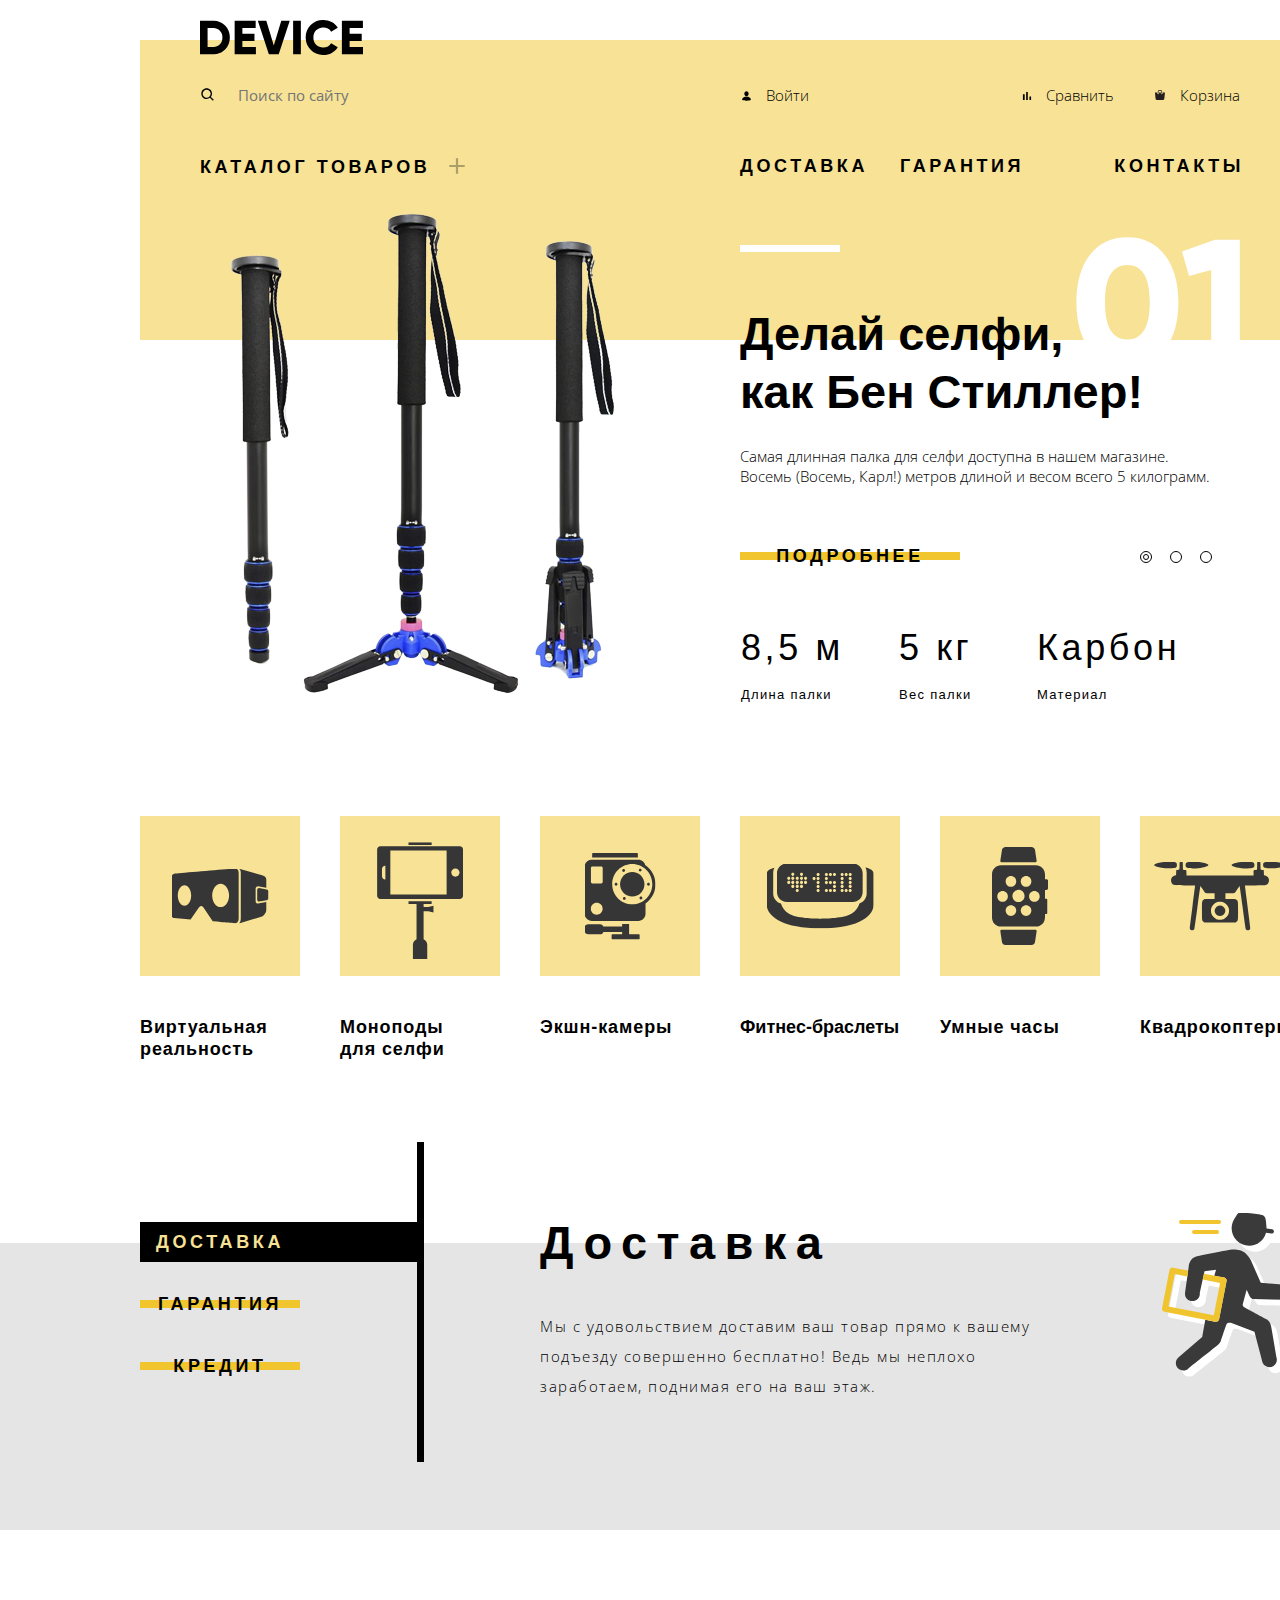
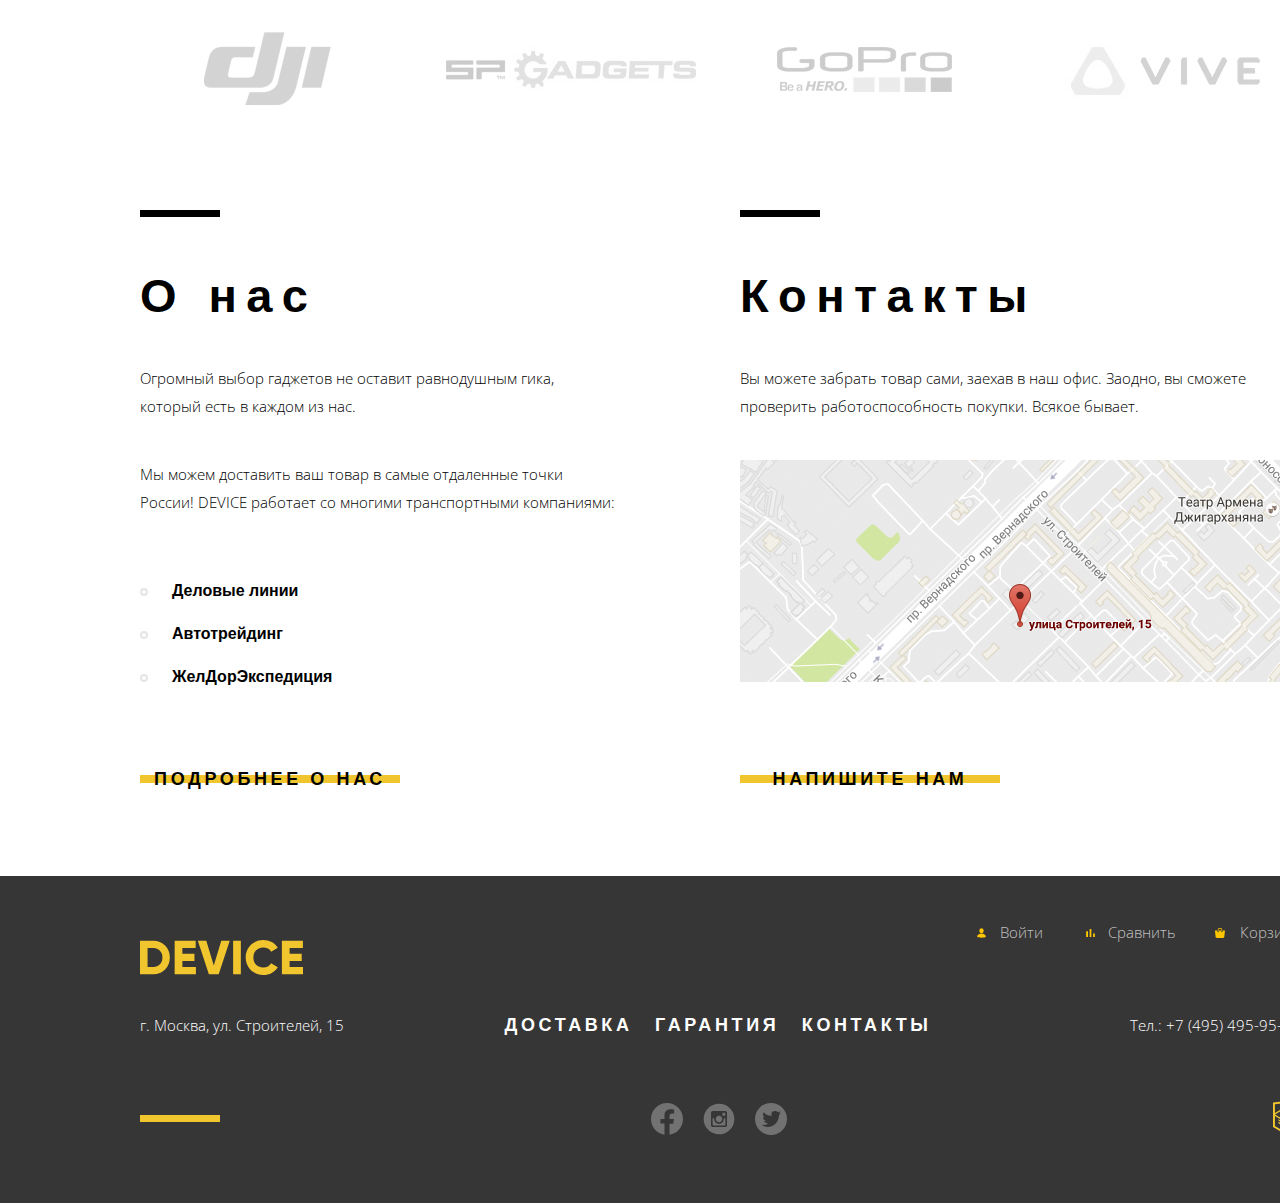
<file: index.html>
<!DOCTYPE html>
<html lang="ru">
  <head>
    <meta charset="utf-8">
    <title>HTML Academy: Девайс</title>
    <link href="css/normalize-min.css" rel="stylesheet">
    <link href="css/style-min.css" rel="stylesheet">
  </head>
  <body class="basic">
    <header class="header index-header container-mid">
      <a class="logo">
        <img src="img/logo.svg" width="163" height="35" alt="Логотип интернет-магазина Девайс">
      </a>
      <div class="top-links">
        <form class="search-form">
          <label for="search-input" class="visually-hidden">Поиск по сайту</label>
          <input type="text" name="site-search" class="search-input" id="search-input" placeholder="Поиск по сайту">
          <button type="submit" class="search-button">Найти</button>
        </form>
        <a href="#" class="login">Войти</a>
        <a href="#" class="compare">Сравнить</a>
        <a href="#" class="cart">Корзина</a>
      </div>
      <nav class="main-navigation">
        <ul class="nav-list">
          <li class="nav-item subcatalog-container"><a href="catalog.html" class="nav-catalog">Каталог товаров</a>
            <ul class="catalog-menu">
              <li class="cat-menu-item"><a href="catalog.html">Виртуальная реальность</a></li>
              <li class="cat-menu-item"><a href="catalog.html">Моноподы для селфи</a></li>
              <li class="cat-menu-item"><a href="catalog.html">Экшн-камеры</a></li>
              <li class="cat-menu-item"><a href="catalog.html">Фитнес-браслеты</a></li>
              <li class="cat-menu-item"><a href="catalog.html">Умные часы</a></li>
              <li class="cat-menu-item"><a href="catalog.html">Квадрокоптеры</a></li>
            </ul>
          </li>
          <li class="nav-item"><a href="#">Доставка</a></li>
          <li class="nav-item"><a href="#">Гарантия</a></li>
          <li class="nav-item"><a href="#">Контакты</a></li>
        </ul>
      </nav>
    </header>

    <main class="index-main">
      <h1 class="visually-hidden">Интернет-магазин Девайс</h1>
      <section class="display">
        <div class="display-toggle-group">
          <button type="button" class="display-toggle toggle-slide-1 slide-on" aria-label="Первый слайд"></button>
          <button type="button" class="display-toggle toggle-slide-2" aria-label="Второй слайд"></button>
          <button type="button" class="display-toggle toggle-slide-3" aria-label="Третий слайд"></button>
        </div>
        <ul class="slideshow">
          <li class="slide slide-1 container-mid slide-shown">
            <h2 class="visually-hidden">Товары дня. Длинная палка для селфи</h2>
            <div class="slide-image-container">
              <img class="slide-image" src="img/slider-1.png" width="384" height="486" alt="Длинная палка для селфи">
            </div>
            <div class="slide-information">
              <p class="slide-number"><img src="img/01.svg" width="164" height="131" alt="номер слайда 01"></p>
              <p class="slide-motto">Делай селфи,<br>как Бен Стиллер!</p>
              <p class="slide-description">Самая длинная палка для селфи доступна в нашем магазине.<br>Восемь (Восемь, Карл!) метров длиной и весом всего 5 килограмм.</p>
              <a href="#" class="slide-details button">Подробнее</a>
              <table class="slide-data">
                <tr class="table-data">
                  <td class="w-160">8,5 м</td>
                  <td class="w-140">5 кг</td>
                  <td>Карбон</td>
                </tr>
                <tr class="table-description">
                  <th>Длина палки</th>
                  <th>Вес палки</th>
                  <th>Материал</th>
                </tr>
              </table>
            </div>
          </li>
          <li class="slide slide-2 container-mid">
            <h2 class="visually-hidden">Товары дня. Мотивирующие фитнес-браслеты</h2>
            <div class="slide-image-container">
              <img class="slide-image" src="img/slider-2.png" width="345" height="485" alt="Мотивирующие фитнес-браслеты">
            </div>
            <div class="slide-information">
              <p class="slide-number"><img src="img/02.svg" width="194" height="131" alt="номер слайда 02"></p>
              <p class="slide-motto">Худеем<br>правильно!</p>
              <p class="slide-description">Мотивирующие фитнес-браслеты помогут найти в себе силы не пропускать занятия и соблюдать диету.</p>
              <a href="#" class="slide-details button">Подробнее</a>
              <table class="slide-data">
                <tr class="table-data">
                  <td class="w-200">48 часов</td>
                </tr>
                <tr class="table-description">
                  <th>Без подзарядки</th>
                </tr>
              </table>
            </div>
          </li>
          <li class="slide slide-3 container-mid">
            <h2 class="visually-hidden">Товары дня. Квадрокоптер с лазером</h2>
            <div class="slide-image-container">
              <img class="slide-image" src="img/slider-3.png" width="526" height="334" alt="Квадрокоптер с лазером">
            </div>
            <div class="slide-information">
              <p class="slide-number"><img src="img/03.svg" width="196" height="131" alt="номер слайда 03"></p>
              <p class="slide-motto">Порхает как бабочка, жалит как пчела!</p>
              <p class="slide-description">Этот обычный, на первый взгляд, квадрокоптер оснащен мощным лазером, замаскированным под стандартную камеру.</p>
              <a href="#" class="slide-details button">Подробнее</a>
              <table class="slide-data">
                <tr class="table-data">
                  <td class="w-160">800 м</td>
                  <td>50 м</td>
                </tr>
                <tr class="table-description">
                  <th>Дальность полета</th>
                  <th>Радиус поражения</th>
                </tr>
              </table>
            </div>
          </li>
        </ul>
      </section>
      <section class="categories container-mid">
        <h2 class="visually-hidden">Категории товаров</h2>
        <ul class="category-list">
          <li class="category">
            <a href="#" class="square virtual">
              <img class="popular-icon" src="img/popular-1.svg" width="97" height="55" alt="Виртуальная реальность">
              <span>Виртуальная реальность</span>
            </a>
          </li>
          <li class="category">
            <a href="#" class="square monopods">
              <img class="popular-icon" src="img/popular-2.svg" width="86" height="117" alt="Моноподы для селфи">
              <span>Моноподы<br>для селфи</span>
            </a>
          </li>
          <li class="category">
            <a href="#" class="square cameras">
              <img class="popular-icon" src="img/popular-3.svg" width="71" height="87" alt="Экшн-камеры">
              <span>Экшн-камеры</span>
            </a>
          </li>
          <li class="category">
            <a href="#" class="square bracelets">
              <img class="popular-icon" src="img/popular-4.svg" width="107" height="65" alt="Фитнес-браслеты">
              <span>Фитнес-браслеты</span>
            </a>
          </li>
          <li class="category">
            <a href="#" class="square watches">
              <img class="popular-icon" src="img/popular-5.svg" width="56" height="98" alt="Умные часы">
              <span>Умные часы</span>
            </a>
          </li>
          <li class="category">
            <a href="#" class="square copters">
              <img class="popular-icon" src="img/popular-6.svg" width="132" height="69" alt="Квадрокоптеры">
              <span>Квадрокоптеры</span>
            </a>
          </li>
        </ul>
      </section>
      <section class="services">
        <div class="services-positioner container-mid">
          <h2 class="visually-hidden">Дополнительные услуги</h2>
          <ul class="services-menu">
            <li>
              <a href="#delivery" class="button services-button service-active">Доставка</a>
            </li>
            <li>
              <a href="#warranty" class="button services-button">Гарантия</a>
            </li>
            <li>
              <a href="#credit" class="button services-button">Кредит</a>
            </li>
          </ul>
          <div class="serices-container">
            <div class="services-description delivery service-shown" id="delivery">
              <h3>Доставка</h3>
              <p>Мы с удовольствием доставим ваш товар прямо к вашему подъезду совершенно бесплатно! Ведь мы неплохо<br>заработаем, поднимая его на ваш этаж.</p>
            </div>
            <div class="services-description warranty" id="warranty">
              <h3>Гарантия</h3>
              <p>Если из-за возгорания купленного у нас товара у вас сгорит дом — не переживайте, мы выдадим вам новый.<br>Товар, не дом, конечно же.</p>
            </div>
            <div class="services-description credit" id="credit">
              <h3>Кредит</h3>
              <p>Залезть в долговую яму стало проще! Кредитные консультанты подберут для вас наиболее выгодные<br>условия кредита. Выгодные для нашего банка, разумеется.</p>
            </div>
          </div>
        </div>
      </section>
      <section class="brands">
        <h2 class="visually-hidden">Наши бренды</h2>
        <ul class="brands-list container-mid">
          <li class="brands-item brand-1">
            <a href="#">
              <img src="img/brand-logo-1.png" width="260" height="100" alt="DJI">
            </a>
          </li>
          <li class="brands-item brand-2">
            <a href="#">
              <img src="img/brand-logo-2.png" width="260" height="100" alt="SPGadgets">
            </a>
          </li>
          <li class="brands-item brand-3">
            <a href="#">
              <img src="img/brand-logo-3.png" width="260" height="100" alt="GoPro">
            </a>
          </li>
          <li class="brands-item brand-4">
            <a href="#">
              <img src="img/brand-logo-4.png" width="260" height="100" alt="Vive">
            </a>
          </li>
        </ul>
      </section>
      <section class="additional container-mid">
        <h2 class="visually-hidden">Дополнительная информация о компании</h2>
        <section class="about">
          <h3>О нас</h3>
          <p>Огромный выбор гаджетов не оставит равнодушным гика,<br>который есть в каждом из нас.</p>
          <p>Мы можем доставить ваш товар в самые отдаленные точки<br>России! DEVICE работает со многими транспортными компаниями:</p>
          <ul class="transport">
            <li>Деловые линии</li>
            <li>Автотрейдинг</li>
            <li>ЖелДорЭкспедиция</li>
          </ul>
          <a href="#" class="button about-details">Подробнее о нас</a>
        </section>
        <section class="contacts">
          <h3>Контакты</h3>
          <p>Вы можете забрать товар сами, заехав в наш офис. Заодно, вы сможете проверить работоспособность покупки. Всякое бывает.</p>
          <p>
            <a href="#" class="large-map"><img src="img/map-1.png" width="560" height="222" alt="Офис интернет-магазина Девайс по адресу: улица Строителей, 15"></a>
          </p>
          <a href="#" class="button send-email">Напишите нам</a>
        </section>
      </section>
    </main>

    <footer class="footer index-footer">
    <div class="layout-positioner container-large">
      <div class="footer-row top">
        <a class="footer-logo" href="#">
          <img src="img/logo-yellow.svg" width="163" height="35" alt="Логотип интернет-магазина Девайс">
        </a>
        <div class="footer-menu-pers">
          <h3 class="visually-hidden">Личный кабинет</h3>
          <a href="#" class="foot-login">Войти</a>
          <a href="#" class="foot-compare">Сравнить</a>
          <a href="#" class="foot-cart">Корзина</a>
        </div>
      </div>
      <div class="footer-row mid">
        <p class="address">г. Москва, ул. Строителей, 15</p>
        <ul class="footer-nav-list">
          <li><a href="#">Доставка</a></li>
          <li><a href="#">Гарантия</a></li>
          <li><a href="#">Контакты</a></li>
        </ul>
        <a class="phone" href="tel:+74954959595">Тел.: +7 (495) 495-95-95</a>
      </div>
      <div class="footer-row bottom">
        <section class="social-media-container">
          <h3 class="visually-hidden">Социальные сети</h3>
          <ul class="social-media">
          <li>
            <a class="social-button" href="#">
              <span class="visually-hidden">Facebook</span>
              <svg width="32" height="32" viewBox="0 0 32 32" fill="none" xmlns="http://www.w3.org/2000/svg">
              <path d="M31.9973 16C31.9973 7.16267 24.8347 0 15.9987 0C7.16267 0 0 7.16267 0 16C0 23.984 5.85067 30.6027 13.4987 31.8027V20.624H9.43733V15.9987H13.4987V12.4747C13.4987 8.464 15.888 6.24933 19.5413 6.24933C21.292 6.24933 23.1227 6.56133 23.1227 6.56133V10.4987H21.1067C19.12 10.4987 18.5 11.732 18.5 12.9973V16H22.9373L22.228 20.6253H18.5V31.804C26.148 30.604 31.9987 23.9853 31.9987 16H31.9973Z" fill="white" fill-opacity="0.3"/>
              </svg>
            </a>
          </li>
          <li>
            <a class="social-button" href="#">
              <span class="visually-hidden">Instagram</span>
              <svg width="32" height="32" viewBox="0 0 32 32" fill="none" xmlns="http://www.w3.org/2000/svg">
              <path d="M20.7999 16.0001C20.7999 17.2732 20.2942 18.4941 19.3941 19.3943C18.4939 20.2944 17.273 20.8001 15.9999 20.8001C14.7269 20.8001 13.506 20.2944 12.6058 19.3943C11.7057 18.4941 11.1999 17.2732 11.1999 16.0001C11.1999 15.7265 11.2287 15.4593 11.2783 15.2001H9.59995V21.5953C9.59995 22.0401 9.95995 22.4001 10.4047 22.4001H21.5967C21.8099 22.3997 22.0142 22.3147 22.1648 22.1639C22.3154 22.013 22.3999 21.8085 22.3999 21.5953V15.2001H20.7215C20.7711 15.4593 20.7999 15.7265 20.7999 16.0001ZM15.9999 19.2001C16.4203 19.2 16.8365 19.1171 17.2248 18.9562C17.6131 18.7952 17.9659 18.5594 18.263 18.2621C18.5602 17.9648 18.7958 17.6119 18.9566 17.2235C19.1174 16.8351 19.2001 16.4189 19.1999 15.9985C19.1998 15.5782 19.1169 15.162 18.956 14.7737C18.795 14.3854 18.5592 14.0326 18.2619 13.7355C17.9646 13.4383 17.6117 13.2026 17.2233 13.0419C16.8349 12.8811 16.4187 12.7984 15.9983 12.7985C15.1494 12.7987 14.3354 13.1362 13.7353 13.7366C13.1352 14.337 12.7981 15.1512 12.7983 16.0001C12.7986 16.849 13.136 17.6631 13.7364 18.2632C14.3368 18.8633 15.151 19.2003 15.9999 19.2001ZM19.8399 12.6401H21.7583C21.8858 12.6401 22.0081 12.5896 22.0983 12.4996C22.1886 12.4097 22.2395 12.2876 22.2399 12.1601V10.2417C22.2399 10.114 22.1892 9.99151 22.0989 9.90119C22.0086 9.81088 21.8861 9.76014 21.7583 9.76014H19.8399C19.7122 9.76014 19.5897 9.81088 19.4994 9.90119C19.4091 9.99151 19.3583 10.114 19.3583 10.2417V12.1601C19.3599 12.4241 19.5759 12.6401 19.8399 12.6401ZM15.9999 0.640137C11.9262 0.640137 8.01934 2.25842 5.13879 5.13898C2.25823 8.01954 0.639946 11.9264 0.639946 16.0001C0.639946 20.0739 2.25823 23.9807 5.13879 26.8613C8.01934 29.7419 11.9262 31.3601 15.9999 31.3601C18.0171 31.3601 20.0144 30.9628 21.878 30.1909C23.7415 29.419 25.4348 28.2876 26.8611 26.8613C28.2874 25.435 29.4188 23.7417 30.1907 21.8782C30.9626 20.0146 31.3599 18.0172 31.3599 16.0001C31.3599 13.983 30.9626 11.9857 30.1907 10.1221C29.4188 8.25856 28.2874 6.56528 26.8611 5.13898C25.4348 3.71267 23.7415 2.58126 21.878 1.80935C20.0144 1.03743 18.0171 0.640137 15.9999 0.640137ZM23.9999 22.2225C23.9999 23.2001 23.1999 24.0001 22.2223 24.0001H9.77755C8.79995 24.0001 7.99995 23.2001 7.99995 22.2225V9.77774C7.99995 8.80014 8.79995 8.00014 9.77755 8.00014H22.2223C23.1999 8.00014 23.9999 8.80014 23.9999 9.77774V22.2225Z" fill="white" fill-opacity="0.3"/>
              </svg>
            </a>
          </li>
          <li>
            <a class="social-button" href="#">
              <span class="visually-hidden">Twitter</span>
              <svg width="32" height="32" viewBox="0 0 32 32" fill="none" xmlns="http://www.w3.org/2000/svg">
              <path d="M16 32C13.8333 32 11.7604 31.5781 9.78125 30.7344C7.80208 29.8906 6.09896 28.7552 4.67188 27.3281C3.24479 25.901 2.10938 24.1979 1.26562 22.2188C0.421875 20.2396 0 18.1667 0 16C0 13.8333 0.421875 11.7604 1.26562 9.78125C2.10938 7.80208 3.24479 6.09896 4.67188 4.67188C6.09896 3.24479 7.80208 2.10938 9.78125 1.26562C11.7604 0.421875 13.8333 0 16 0C18.1667 0 20.2396 0.421875 22.2188 1.26562C24.1979 2.10938 25.901 3.24479 27.3281 4.67188C28.7552 6.09896 29.8906 7.80208 30.7344 9.78125C31.5781 11.7604 32 13.8333 32 16C32 18.1667 31.5781 20.2396 30.7344 22.2188C29.8906 24.1979 28.7552 25.901 27.3281 27.3281C25.901 28.7552 24.1979 29.8906 22.2188 30.7344C20.2396 31.5781 18.1667 32 16 32ZM25.4062 8C25.2812 8.0625 25.0938 8.17708 24.8438 8.34375L24.2344 8.75L23.6562 9.0625L23 9.28125C22.2292 8.42708 21.2812 8 20.1562 8C17.7188 8 16.5 9.02083 16.5 11.0625V12.9062C13.1458 12.7396 10.5729 11.5104 8.78125 9.21875C8.26042 9.76042 8 10.3542 8 11C8 12.375 8.51042 13.4167 9.53125 14.125C9.40625 14.125 9.22917 14.1354 9 14.1562C8.77083 14.1771 8.58854 14.1771 8.45312 14.1562C8.31771 14.1354 8.16667 14.0833 8 14C8 14.9583 8.25521 15.7552 8.76562 16.3906C9.27604 17.026 9.97917 17.4375 10.875 17.625C10.6667 17.875 10.375 18 10 18C9.66667 18 9.375 17.9062 9.125 17.7188C9.125 18.5312 9.51562 19.1615 10.2969 19.6094C11.0781 20.0573 11.9583 20.2917 12.9375 20.3125C12.5625 20.875 12.0156 21.2969 11.2969 21.5781C10.5781 21.8594 9.8125 22 9 22C8.70833 22 8.30729 21.9271 7.79688 21.7812C7.28646 21.6354 7.02083 21.5625 7 21.5625C7.33333 22.2292 8.01562 22.8021 9.04688 23.2812C10.0781 23.7604 11.3854 24 12.9688 24C14.3646 24 15.6667 23.7552 16.875 23.2656C18.0833 22.776 19.1146 22.125 19.9688 21.3125C20.8229 20.5 21.5573 19.5729 22.1719 18.5312C22.7865 17.4896 23.2448 16.4115 23.5469 15.2969C23.849 14.1823 24 13.0833 24 12C24 11.9583 24.125 11.8698 24.375 11.7344C24.625 11.599 24.9167 11.4167 25.25 11.1875C25.5833 10.9583 25.8333 10.7188 26 10.4688C24.875 10.4688 24.125 10.4896 23.75 10.5312C24.4792 10.0938 25.0312 9.25 25.4062 8Z" fill="white" fill-opacity="0.3"/>
              </svg>
            </a>
          </li>
        </ul>
        </section>
        <div class="made-by">
          <a class="made-by" href="https://htmlacademy.ru/intensive/htmlcss">
            <svg width="27" height="34" viewBox="0 0 27 34" fill="none" xmlns="http://www.w3.org/2000/svg">
            <path d="M13.62 0.0169551L13.472 0L0 1.40827V26.0042L13.473 34L26.903 26.0311L26.945 26.0062V1.40827L13.62 0.0169551ZM25.019 12.095L13.495 5.31992L13.494 5.21619L13.407 5.26606L13.319 5.21021V5.31892L1.925 12.086V3.13869L13.473 1.92989L25.02 3.13869V12.095H25.019ZM13.405 6.76908L24.923 13.4644L20.444 16.0974L13.351 11.8875L13.337 13.2988L19.241 16.8025L18.381 17.3082L13.351 14.3241L13.337 15.7353L17.164 18.0043L16.382 18.526L13.351 16.7437L13.337 18.1529L15.19 19.2411L13.39 20.3192L2.034 13.586L13.405 6.76908ZM1.925 15.0871L13.336 21.8601L13.352 22.9014L5.41 18.1859L5.395 19.5981L13.374 24.3805L13.392 25.4536L5.419 20.7261L5.406 22.1364L13.427 26.9457L13.473 26.9706L21.616 22.1115L21.605 16.9481L25.02 14.9175V24.9121L13.472 31.7659L1.925 24.9131V15.0871Z" fill="#F0C52E"/>
            </svg>
            <span class="visually-hidden">Сайт создан HTML академией</span>
          </a>
        </div>
      </div>
    </div>
    </footer>

    <section class="map-section" tabindex="0" role="dialog" aria-labelledby="map-popup-label">
      <h2 class="visually-hidden" id="map-popup-label">Как до нас добраться</h2>
      <iframe src="https://www.google.com/maps/embed?pb=!1m18!1m12!1m3!1d2249.0985126755395!2d37.52917983811763!3d55.68727501651072!2m3!1f0!2f0!3f0!3m2!1i1024!2i768!4f13.1!3m3!1m2!1s0x46b54cf65f5c8955%3A0x694710ccd55501e!2sUlitsa%20Stroiteley%2C%2015%2C%20Moskva%2C%20119311!5e0!3m2!1sen!2sru!4v1603452850876!5m2!1sen!2sru" width="960" height="560" style="border:0;" allowfullscreen="" aria-hidden="false" tabindex="0"></iframe>
      <button type="button" class="button-close" aria-label="Закрыть карту"></button>
    </section>

    <section class="email-container" tabindex="0" role="dialog" aria-labelledby="email-form-label">
      <h2 class="visually-hidden" id="email-form-label">Напишите нам</h2>
      <form class="send-email-form" action="https://echo.htmlacademy.ru" method="post">
        <p class="name-field">
          <label for="name">Ваше имя:</label>
          <input type="text" name="name" class="name" id="name" placeholder="Имя Фамилия">
        </p>
        <p class="email-field">
          <label for="email">Ваш e-mail:</label>
          <input type="email" name="email" class="email" id="email" placeholder="email@example.com">
        </p>
        <p class="text-field">
          <label for="mailtext">Текст письма:</label>
          <textarea class="mailtext" name="mailtext" id="mailtext" placeholder="В свободной форме"></textarea>
        </p>
        <button type="submit" class="button send-button">Отправить</button>
      </form>
      <button type="button" class="button-close" aria-label="Закрыть окно"></button>
    </section>
    <script src="js/index-min.js"></script>
  </body>
</html>
</file>
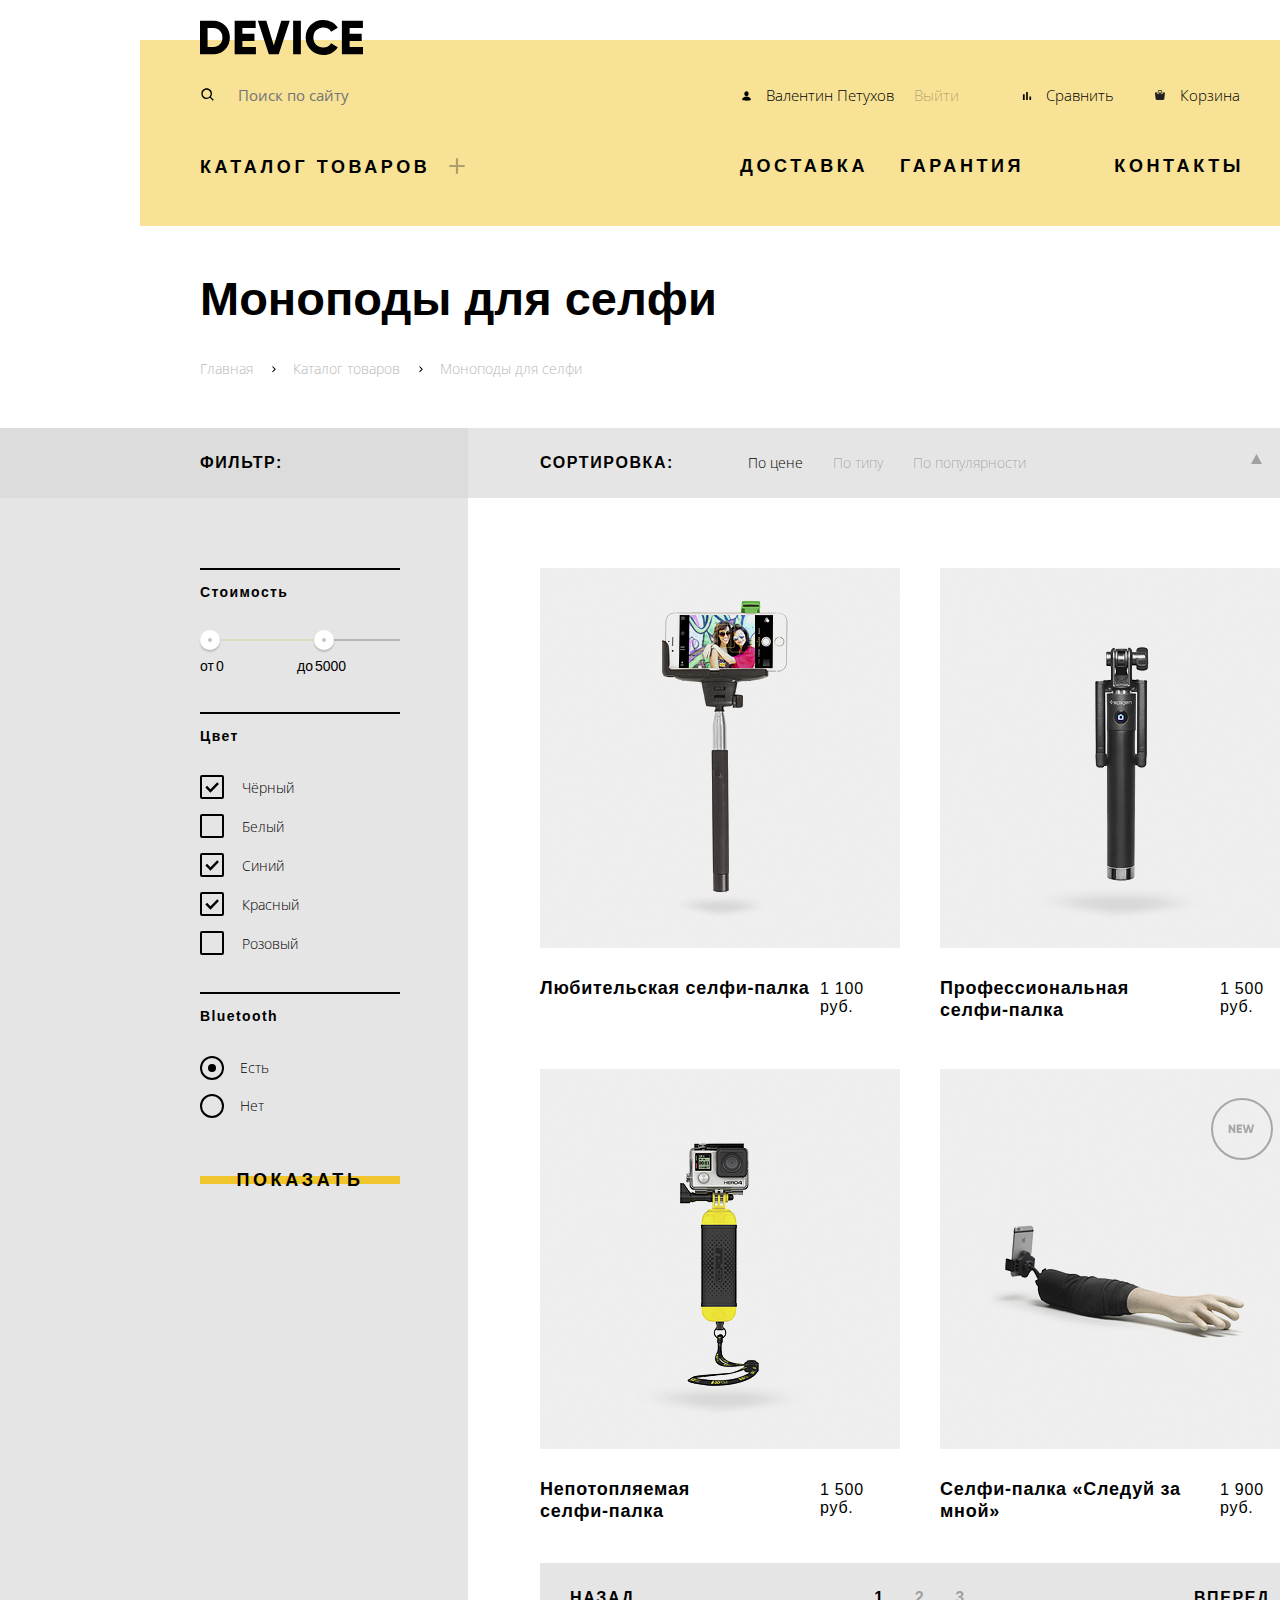
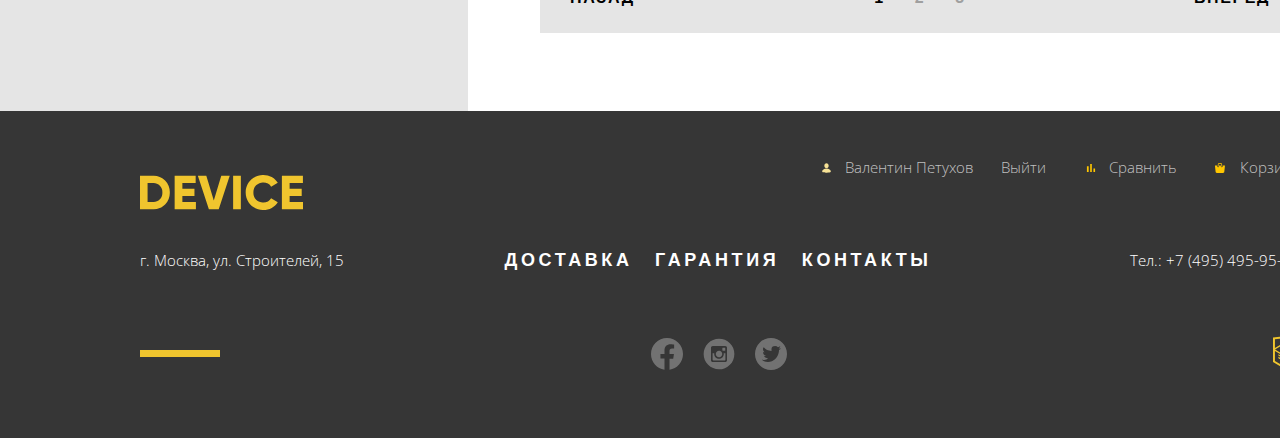
<file: catalog.html>
<!DOCTYPE html>
<html lang="ru">
  <head>
    <meta charset="utf-8">
    <title>HTML Academy: Девайс</title>
    <link href="css/normalize-min.css" rel="stylesheet">
    <link href="css/style-min.css" rel="stylesheet">
  </head>
  <body>
  	<header class="header catalog-header container-mid">
      <a class="logo" href="index.html">
        <img src="img/logo.svg" width="163" height="35" alt="Логотип интернет-магазина Девайс">
      </a>
      <div class="top-links">
        <form class="search-form">
          <label for="search-input" class="visually-hidden">Поиск по сайту</label>
          <input type="text" name="site-search" class="search-input" id="search-input" placeholder="Поиск по сайту">
          <button type="submit" class="search-button">Найти</button>
        </form>
        <div class="personal">
          <a href="#" class="login">Валентин Петухов</a><a href="#" class="logout">Выйти</a>
        </div>
        <a href="#" class="compare">Сравнить</a>
        <a href="#" class="cart">Корзина</a>
      </div>
      <nav class="main-navigation">
        <ul class="nav-list">
          <li class="nav-item subcatalog-container subcatalog-container--catalog"><a href="catalog.html" class="nav-catalog nav-catalog--catalog">Каталог товаров</a>
            <ul class="catalog-menu">
              <li class="cat-menu-item"><a href="#">Виртуальная&nbsp;реальность</a></li>
              <li class="cat-menu-item"><a href="#">Моноподы для селфи</a></li>
              <li class="cat-menu-item"><a href="#">Экшн-камеры</a></li>
              <li class="cat-menu-item"><a href="#">Фитнес-браслеты</a></li>
              <li class="cat-menu-item"><a href="#">Умные часы</a></li>
              <li class="cat-menu-item"><a href="#">Квадрокоптеры</a></li>
            </ul>
          </li>
          <li class="nav-item"><a href="#">Доставка</a></li>
          <li class="nav-item"><a href="#">Гарантия</a></li>
          <li class="nav-item"><a href="#">Контакты</a></li>
        </ul>
      </nav>
    </header>

    <main class="catalog-main">
    	<section class="catalog-navigation container-large">
        <h1 class="catalog-name">Моноподы для селфи</h1>
        <ul class="breadcrumbs">
          <li>
            <a href="index.html">Главная</a>
          </li>
          <li>
            <a href="catalog.html">Каталог товаров</a>
          </li>
          <li>
            <a>Моноподы для селфи</a>
          </li>
        </ul>
      </section>
      <section class="catalog-outer-container">
        <section class="catalog-inner-container container-mid">
          <section class="filter">
            <h2>Фильтр:</h2>
            <form action="https://echo.htmlacademy.ru" method="get" target="_blank">
              <fieldset class="price">
                <legend>Стоимость</legend>
                <div class="price-range">
                  <div class="scale">
                    <div class="bar" style="width: 60%; margin-left: 0"></div>
                  </div>
                  <div aria-label="Минимальная стоимость" aria-valuemin="0" aria-valuemax="10000" aria-valuenow="0" class="pin pin-min" role="slider" tabindex="0" style="left: 0"></div>
                  <div aria-label="Максимальная стоимость" aria-valuemin="0" aria-valuemax="10000" aria-valuenow="5000" class="pin pin-max" role="slider" tabindex="0" style="left: 57%"></div>
                </div>
                <div class="price-inputs">
                  <div class="price-container">
                    <label for="min-price">от</label>
                    <input type="number" class="min-price number-text" id="min-price" name="min-price" value="0" step="100">
                  </div>
                  <div class="price-container">
                    <label for="max-price">до</label>
                    <input type="number" class="max-price number-text" id="max-price" name="max-price" value="5000" step="100">
                  </div>
                </div>
              </fieldset>
              <fieldset class="color">
                <legend>Цвет</legend>
                <ul>
                  <li>
                    <input class="check-input" type="checkbox" name="black" id="black" checked>
                    <span class="check-img"></span>
                    <label for="black" class="check">Чёрный</label>
                  </li>
                  <li>
                    <input class="check-input" type="checkbox" name="white" id="white">
                    <span class="check-img"></span>
                    <label for="white" class="check">Белый</label>
                  </li>
                  <li>
                    <input class="check-input" type="checkbox" name="blue" id="blue" checked>
                    <span class="check-img"></span>
                    <label for="blue" class="check">Синий</label>
                  </li>
                  <li>
                    <input class="check-input" type="checkbox" name="red" id="red" checked>
                    <span class="check-img"></span>
                    <label for="red" class="check">Красный</label>
                  </li>
                  <li>
                    <input class="check-input" type="checkbox" name="pink" id="pink">
                    <span class="check-img"></span>
                    <label for="pink" class="check">Розовый</label>
                  </li>
                </ul>
              </fieldset>
              <fieldset class="bluetooth">
                <legend>Bluetooth</legend>
                <ul>
                  <li>
                    <input class="radio-input" type="radio" name="bluetooth" id="bluetooth-on" value="bluetooth-on" checked>
                    <span class="radio-img"></span>
                    <label for="bluetooth-on" class="radio">Есть</label>
                  </li>
                  <li>
                    <input class="radio-input" type="radio" name="bluetooth" id="bluetooth-off" value="bluetooth-off">
                    <span class="radio-img"></span>
                    <label for="bluetooth-off" class="radio">Нет</label>
                  </li>
                </ul>
              </fieldset>
              <button class="button filter-button" type="submit">Показать</button>
            </form>
          </section>
          <section class="catalog-content">
            <section class="sorting">
              <h2>Сортировка:</h2>
              <ul class="sorting-type">
                  <li class="price-sort type-active">
                    <a href="#">По цене</a>
                  </li>
                  <li class="type-sort">
                    <a href="#">По типу</a>
                  </li>
                  <li class="raiting-sort">
                    <a href="#">По популярности</a>
                  </li>
                </ul>
                <p class="visually-hidden">Порядок сортировки</p>
                <ul class="sorting-order">
                  <li class="ascending">
                    <a class="order-button" href="#">
                      <span class="visually-hidden">По возрастанию</span>
                      <svg width="18" height="18" viewBox="0 0 18 18" fill="none" xmlns="http://www.w3.org/2000/svg">
                      <path d="M3 14H14L8.5 4L3 14Z"/>
                      </svg>
                    </a>
                  </li>
                  <li class="descending">
                    <a class="order-button order-active" href="#">
                      <span class="visually-hidden">По убыванию</span>
                      <svg width="18" height="18" viewBox="0 0 18 18" fill="none" xmlns="http://www.w3.org/2000/svg">
                      <path d="M14 4L3 4L8.5 14L14 4Z"/>
                      </svg>
                    </a>
                  </li>
                </ul>
            </section>

            <h2 class="visually-hidden">Список моноподов</h2>
            <ul class="cards">
              <li class="cards-item">
                <a href="#">
                  <p>
                    <img src="img/item-1-1.jpg" width="360" height="380" alt="Любительская селфи-палка">
                  </p>
                </a>
                  <div class="card-caption">
                    <a href="#">
                      <h3>Любительская селфи-палка</h3>
                    </a>
                    <p>
                      1 100 руб.
                    </p>
                  </div>
                <div class="card-buttons">
                  <a href="#" class="button cart-button">В корзину</a>
                  <button type="button" class="compare-button">Добавить к сравнению</button>
                </div>
              </li>
              <li class="cards-item">
                <a href="#">
                  <p>
                    <img src="img/item-2-1.jpg" width="360" height="380" alt="Профессиональная селфи-палка">
                  </p>
                </a>
                  <div class="card-caption">
                    <a href="#">
                      <h3>Профессиональная<br>селфи-палка</h3>
                    </a>
                    <p>
                      1 500 руб.
                    </p>
                  </div>
                <div class="card-buttons">
                  <a href="#" class="button cart-button">В корзину</a>
                  <button type="button" class="compare-button">Добавить к сравнению</button>
                </div>
              </li>
              <li class="cards-item">
                <a href="#">
                  <p>
                    <img src="img/item-3-1.jpg" width="360" height="380" alt="Непотопляемая селфи-палка">
                  </p>
                </a>
                  <div class="card-caption">
                    <a href="#">
                      <h3>Непотопляемая<br>селфи-палка</h3>
                    </a>
                    <p>
                      1 500 руб.
                    </p>
                  </div>
                <div class="card-buttons">
                  <a href="#" class="button cart-button">В корзину</a>
                  <button type="button" class="compare-button">Добавить к сравнению</button>
                </div>
              </li>
              <li class="cards-item new-item">
                <a href="#">
                  <p>
                    <img src="img/item-4-1.jpg" width="360" height="380" alt="Селфи-палка «Следуй за мной»">
                  </p>
                </a>
                  <div class="card-caption">
                    <a href="#">
                      <h3>Селфи-палка «Следуй за мной»</h3>
                    </a>
                    <p>
                      1 900 руб.
                    </p>
                  </div>
                <div class="card-buttons">
                  <a href="#" class="button cart-button">В корзину</a>
                  <button type="button" class="compare-button">Добавить к сравнению</button>
                </div>
              </li>
            </ul>
            <section class="paginator">
              <h3 class="visually-hidden">Нумерация страниц</h3>
              <a class="page-button back-button">Назад</a>
              <ul class="pages">
                <li>
                  <a>1</a>
                </li>
                <li>
                  <a href="#">2</a>
                </li>
                <li>
                  <a href="#">3</a>
                </li>
              </ul>
              <a href="#" class="page-button forward-button">Вперед</a>
            </section>
          </section>
        </section>
      </section>

    </main>

    <footer class="footer catalog-footer">
      <div class="layout-positioner">
      <div class="footer-row top">
        <a class="footer-logo" href="index.html">
          <img src="img/logo-yellow.svg" width="163" height="35" alt="Логотип интернет-магазина Девайс">
        </a>
        <div class="footer-menu-pers footer-menu-registered">
          <h3 class="visually-hidden">Личный кабинет</h3>
          <div class="foot-personal">
            <a href="#" class="foot-login">Валентин Петухов</a>
            <a class="foot-logout" href="#">Выйти</a>
          </div>
          <a href="#" class="foot-compare">Сравнить</a>
          <a href="#" class="foot-cart">Корзина</a>
        </div>
      </div>
      <div class="footer-row mid">
        <p class="address">г. Москва, ул. Строителей, 15</p>
        <ul class="footer-nav-list">
          <li><a href="#">Доставка</a></li>
          <li><a href="#">Гарантия</a></li>
          <li><a href="#">Контакты</a></li>
        </ul>
        <a class="phone" href="tel:+74954959595">Тел.: +7 (495) 495-95-95</a>
      </div>
      <div class="footer-row bottom">
        <section class="social-media-container">
          <h3 class="visually-hidden">Социальные сети</h3>
          <ul class="social-media">
          <li>
            <a class="social-button" href="#">
              <span class="visually-hidden">Facebook</span>
              <svg width="32" height="32" viewBox="0 0 32 32" fill="none" xmlns="http://www.w3.org/2000/svg">
              <path d="M31.9973 16C31.9973 7.16267 24.8347 0 15.9987 0C7.16267 0 0 7.16267 0 16C0 23.984 5.85067 30.6027 13.4987 31.8027V20.624H9.43733V15.9987H13.4987V12.4747C13.4987 8.464 15.888 6.24933 19.5413 6.24933C21.292 6.24933 23.1227 6.56133 23.1227 6.56133V10.4987H21.1067C19.12 10.4987 18.5 11.732 18.5 12.9973V16H22.9373L22.228 20.6253H18.5V31.804C26.148 30.604 31.9987 23.9853 31.9987 16H31.9973Z" fill="white" fill-opacity="0.3"/>
              </svg>
            </a>
          </li>
          <li>
            <a class="social-button" href="#">
              <span class="visually-hidden">Instagram</span>
              <svg width="32" height="32" viewBox="0 0 32 32" fill="none" xmlns="http://www.w3.org/2000/svg">
              <path d="M20.7999 16.0001C20.7999 17.2732 20.2942 18.4941 19.3941 19.3943C18.4939 20.2944 17.273 20.8001 15.9999 20.8001C14.7269 20.8001 13.506 20.2944 12.6058 19.3943C11.7057 18.4941 11.1999 17.2732 11.1999 16.0001C11.1999 15.7265 11.2287 15.4593 11.2783 15.2001H9.59995V21.5953C9.59995 22.0401 9.95995 22.4001 10.4047 22.4001H21.5967C21.8099 22.3997 22.0142 22.3147 22.1648 22.1639C22.3154 22.013 22.3999 21.8085 22.3999 21.5953V15.2001H20.7215C20.7711 15.4593 20.7999 15.7265 20.7999 16.0001ZM15.9999 19.2001C16.4203 19.2 16.8365 19.1171 17.2248 18.9562C17.6131 18.7952 17.9659 18.5594 18.263 18.2621C18.5602 17.9648 18.7958 17.6119 18.9566 17.2235C19.1174 16.8351 19.2001 16.4189 19.1999 15.9985C19.1998 15.5782 19.1169 15.162 18.956 14.7737C18.795 14.3854 18.5592 14.0326 18.2619 13.7355C17.9646 13.4383 17.6117 13.2026 17.2233 13.0419C16.8349 12.8811 16.4187 12.7984 15.9983 12.7985C15.1494 12.7987 14.3354 13.1362 13.7353 13.7366C13.1352 14.337 12.7981 15.1512 12.7983 16.0001C12.7986 16.849 13.136 17.6631 13.7364 18.2632C14.3368 18.8633 15.151 19.2003 15.9999 19.2001ZM19.8399 12.6401H21.7583C21.8858 12.6401 22.0081 12.5896 22.0983 12.4996C22.1886 12.4097 22.2395 12.2876 22.2399 12.1601V10.2417C22.2399 10.114 22.1892 9.99151 22.0989 9.90119C22.0086 9.81088 21.8861 9.76014 21.7583 9.76014H19.8399C19.7122 9.76014 19.5897 9.81088 19.4994 9.90119C19.4091 9.99151 19.3583 10.114 19.3583 10.2417V12.1601C19.3599 12.4241 19.5759 12.6401 19.8399 12.6401ZM15.9999 0.640137C11.9262 0.640137 8.01934 2.25842 5.13879 5.13898C2.25823 8.01954 0.639946 11.9264 0.639946 16.0001C0.639946 20.0739 2.25823 23.9807 5.13879 26.8613C8.01934 29.7419 11.9262 31.3601 15.9999 31.3601C18.0171 31.3601 20.0144 30.9628 21.878 30.1909C23.7415 29.419 25.4348 28.2876 26.8611 26.8613C28.2874 25.435 29.4188 23.7417 30.1907 21.8782C30.9626 20.0146 31.3599 18.0172 31.3599 16.0001C31.3599 13.983 30.9626 11.9857 30.1907 10.1221C29.4188 8.25856 28.2874 6.56528 26.8611 5.13898C25.4348 3.71267 23.7415 2.58126 21.878 1.80935C20.0144 1.03743 18.0171 0.640137 15.9999 0.640137ZM23.9999 22.2225C23.9999 23.2001 23.1999 24.0001 22.2223 24.0001H9.77755C8.79995 24.0001 7.99995 23.2001 7.99995 22.2225V9.77774C7.99995 8.80014 8.79995 8.00014 9.77755 8.00014H22.2223C23.1999 8.00014 23.9999 8.80014 23.9999 9.77774V22.2225Z" fill="white" fill-opacity="0.3"/>
              </svg>
            </a>
          </li>
          <li>
            <a class="social-button" href="#">
              <span class="visually-hidden">Twitter</span>
              <svg width="32" height="32" viewBox="0 0 32 32" fill="none" xmlns="http://www.w3.org/2000/svg">
              <path d="M16 32C13.8333 32 11.7604 31.5781 9.78125 30.7344C7.80208 29.8906 6.09896 28.7552 4.67188 27.3281C3.24479 25.901 2.10938 24.1979 1.26562 22.2188C0.421875 20.2396 0 18.1667 0 16C0 13.8333 0.421875 11.7604 1.26562 9.78125C2.10938 7.80208 3.24479 6.09896 4.67188 4.67188C6.09896 3.24479 7.80208 2.10938 9.78125 1.26562C11.7604 0.421875 13.8333 0 16 0C18.1667 0 20.2396 0.421875 22.2188 1.26562C24.1979 2.10938 25.901 3.24479 27.3281 4.67188C28.7552 6.09896 29.8906 7.80208 30.7344 9.78125C31.5781 11.7604 32 13.8333 32 16C32 18.1667 31.5781 20.2396 30.7344 22.2188C29.8906 24.1979 28.7552 25.901 27.3281 27.3281C25.901 28.7552 24.1979 29.8906 22.2188 30.7344C20.2396 31.5781 18.1667 32 16 32ZM25.4062 8C25.2812 8.0625 25.0938 8.17708 24.8438 8.34375L24.2344 8.75L23.6562 9.0625L23 9.28125C22.2292 8.42708 21.2812 8 20.1562 8C17.7188 8 16.5 9.02083 16.5 11.0625V12.9062C13.1458 12.7396 10.5729 11.5104 8.78125 9.21875C8.26042 9.76042 8 10.3542 8 11C8 12.375 8.51042 13.4167 9.53125 14.125C9.40625 14.125 9.22917 14.1354 9 14.1562C8.77083 14.1771 8.58854 14.1771 8.45312 14.1562C8.31771 14.1354 8.16667 14.0833 8 14C8 14.9583 8.25521 15.7552 8.76562 16.3906C9.27604 17.026 9.97917 17.4375 10.875 17.625C10.6667 17.875 10.375 18 10 18C9.66667 18 9.375 17.9062 9.125 17.7188C9.125 18.5312 9.51562 19.1615 10.2969 19.6094C11.0781 20.0573 11.9583 20.2917 12.9375 20.3125C12.5625 20.875 12.0156 21.2969 11.2969 21.5781C10.5781 21.8594 9.8125 22 9 22C8.70833 22 8.30729 21.9271 7.79688 21.7812C7.28646 21.6354 7.02083 21.5625 7 21.5625C7.33333 22.2292 8.01562 22.8021 9.04688 23.2812C10.0781 23.7604 11.3854 24 12.9688 24C14.3646 24 15.6667 23.7552 16.875 23.2656C18.0833 22.776 19.1146 22.125 19.9688 21.3125C20.8229 20.5 21.5573 19.5729 22.1719 18.5312C22.7865 17.4896 23.2448 16.4115 23.5469 15.2969C23.849 14.1823 24 13.0833 24 12C24 11.9583 24.125 11.8698 24.375 11.7344C24.625 11.599 24.9167 11.4167 25.25 11.1875C25.5833 10.9583 25.8333 10.7188 26 10.4688C24.875 10.4688 24.125 10.4896 23.75 10.5312C24.4792 10.0938 25.0312 9.25 25.4062 8Z" fill="white" fill-opacity="0.3"/>
              </svg>
            </a>
          </li>
        </ul>
        </section>
        <div class="made-by">
          <a class="made-by" href="https://htmlacademy.ru/intensive/htmlcss">
            <svg width="27" height="34" viewBox="0 0 27 34" fill="none" xmlns="http://www.w3.org/2000/svg">
            <path d="M13.62 0.0169551L13.472 0L0 1.40827V26.0042L13.473 34L26.903 26.0311L26.945 26.0062V1.40827L13.62 0.0169551ZM25.019 12.095L13.495 5.31992L13.494 5.21619L13.407 5.26606L13.319 5.21021V5.31892L1.925 12.086V3.13869L13.473 1.92989L25.02 3.13869V12.095H25.019ZM13.405 6.76908L24.923 13.4644L20.444 16.0974L13.351 11.8875L13.337 13.2988L19.241 16.8025L18.381 17.3082L13.351 14.3241L13.337 15.7353L17.164 18.0043L16.382 18.526L13.351 16.7437L13.337 18.1529L15.19 19.2411L13.39 20.3192L2.034 13.586L13.405 6.76908ZM1.925 15.0871L13.336 21.8601L13.352 22.9014L5.41 18.1859L5.395 19.5981L13.374 24.3805L13.392 25.4536L5.419 20.7261L5.406 22.1364L13.427 26.9457L13.473 26.9706L21.616 22.1115L21.605 16.9481L25.02 14.9175V24.9121L13.472 31.7659L1.925 24.9131V15.0871Z" fill="#F0C52E"/>
            </svg>
            <span class="visually-hidden">Сайт создан HTML академией</span>
          </a>
        </div>
      </div>
    </div>
    </footer>

  </body>
</html>
</file>
<file: css/style-min.css>
@import url(https://fonts.googleapis.com/css2?family=Open+Sans:wght@300;700&display=swap);@import url(http://fonts.fontstorage.com/import/gilroy.css);:root{--basic-black:#000000;--basic-dark:#363636;--basic-white:#ffffff;--basic-grey:#464646;--basic-half-grey:#7e7e7e;--basic-grey-light:#e5e5e5;--special-yellow:#F7E296;--special-green:#91C92F;--special-yellow-dark:#F0C52E;--pink:#f6dada;--black-transparent:rgba(0, 0, 0, 0.3);--black-half-transparent:rgba(0, 0, 0, 0.6);--black-fading:rgba(0, 0, 0, 0.1);--filter-bg:#dcdcdc;--white-transparent:rgba(255, 255, 255, 0.3);--white-half-transparent:rgba(255, 255, 255, 0.7);--another-one-grey:#d9d9d9;--gray-for-pins:#c4c4c4;--popup-fields-gray:#f2f2f2;--fields-darker-gray:#eaeaea}html{background-color:var(--bg-3-5)}body{position:relative;display:grid;width:100%;margin:0 auto;padding:0;font-family:"Open Sans",Arial,sans-serif;font-size:15px;line-height:28px;color:var(--basic-black);font-weight:300;background-color:var(--basic-white);background-position:top center;background-repeat:no-repeat}a{text-decoration:none;color:var(--basic-black)}a:focus,a:hover{color:var(--black-half-transparent)}a:active{color:var(--black-transparent)}img{max-width:100%;height:auto}.visually-hidden{position:absolute;width:1px;height:1px;margin:-1px;border:0;padding:0;clip:rect(0 0 0 0);overflow:hidden}.button{height:40px;box-sizing:border-box;padding-top:9px;font-family:Gilroy,Arial,sans-serif;font-weight:800;font-size:18px;line-height:22px;letter-spacing:.2em;text-transform:uppercase;display:inline-block;vertical-align:middle;text-align:center;background-image:url(../img/button-bg.svg);background-position:center;background-repeat:repeat-x}.button:focus,.button:hover{opacity:1;background-color:var(--special-yellow-dark);color:var(--basic-black)}.button:active{color:var(--black-transparent)}.container-mid{width:1160px;margin:0 auto}.container-large{width:1440px;margin:0 auto}.header{margin-top:40px;background-color:var(--special-yellow);background-position:center 40px;color:var(--basic-black);min-height:186px;position:relative}.index-header{min-height:300px}.top-links{font-family:"Open Sans",Arial,sans-serif;font-weight:300;font-size:15px;line-height:20px;width:1040px;margin:30px auto 0 auto;position:relative;display:grid;grid-template-columns:540px 280px 120px 100px;align-items:baseline}.top-links a:last-child{text-align:right}.login{padding-left:26px;background-image:url(../img/icon-user.svg);background-repeat:no-repeat;background-position:left 60%}.logout{margin-left:20px;color:var(--black-transparent)}.compare{padding-left:26px;background-image:url(../img/icon-chart.svg);background-repeat:no-repeat;background-position:left 60%}.cart{padding-left:26px;background-image:url(../img/icon-cart.svg);background-repeat:no-repeat;background-position:15px 50%}.search-form{width:440px;height:50px;background-image:url(../img/icon-search.svg);background-position:left 50%;background-repeat:no-repeat;box-sizing:border-box;border:none;margin:0;padding:0;display:flex;flex-direction:row;justify-content:space-between;align-items:baseline}.search-input{font-style:inherit;background-color:transparent;height:50px;margin:0;padding:0;padding-left:38px;border:none;border-radius:0;box-sizing:border-box;flex-grow:2;border-bottom:solid 2px var(--special-yellow);border-top:solid 2px var(--special-yellow);outline:0}.search-button{visibility:hidden;vertical-align:middle;width:84px;height:48px;margin:0;padding:0;background-color:transparent;border:solid 2px var(--basic-black);border-radius:0;margin-left:auto;box-sizing:border-box;text-transform:uppercase}.search-input:focus{border-bottom:solid 2px var(--basic-black)}.search-form:focus-within+.search-button,.search-input:active+.search-button,.search-input:focus+.search-button{visibility:visible;outline-style:none;outline:0;display:inline-block;vertical-align:middle}.search-button:focus,.search-button:hover{visibility:visible;display:inline-block;vertical-align:middle;background-color:var(--basic-black);color:var(--basic-white)}.search-button:active{visibility:visible;display:inline-block;vertical-align:middle;background-color:var(--basic-black);color:var(--white-transparent)}.main-navigation{color:var(--max-black);font-family:Gilroy,Arial,sans-serif;font-weight:800;font-size:18px;line-height:22px;letter-spacing:.2em;text-transform:uppercase;background-color:transparent;width:1040px;margin:0 auto;padding-top:35px}.nav-list{display:grid;grid-template-columns:540px 160px 140px 200px;list-style:none;margin:0;padding:0}.nav-item{height:22px;text-align:left}.nav-item:last-child{text-align:right}.nav-item:last-child a{text-align:right;margin-right:-4px}.nav-catalog::after{content:url(../img/icon-plus.svg);padding-left:16px;padding-top:9px;vertical-align:middle}.catalog-menu{display:none}.nav-catalog:focus~.catalog-menu,.nav-catalog:hover~.catalog-menu,.subcatalog-container .catalog-menu:hover,.subcatalog-container:focus-within .catalog-menu{display:grid;min-width:530px;min-height:164px;background-color:var(--special-yellow);grid-template-rows:repeat(3,30px);grid-template-columns:repeat(3,auto);column-gap:59px;row-gap:5px;list-style:none;margin:0;padding:0;z-index:25;position:absolute;bottom:0;left:60px;padding-right:560px;padding-top:35px;box-sizing:border-box}.nav-catalog--catalog:focus~.catalog-menu,.nav-catalog--catalog:hover~.catalog-menu,.subcatalog-container--catalog .catalog-menu:hover,.subcatalog-container--catalog:focus-within .catalog-menu{width:1160px;min-height:155px;padding-left:60px;padding-right:570px;padding-bottom:30px;bottom:-115px;left:0}.cat-menu-item{font-family:"Open Sans",Arial,sans-serif;font-weight:300;font-size:15px;line-height:20px;letter-spacing:0;text-transform:capitalize;color:var(--basic-black);text-align:left}.cat-menu-item:nth-child(-n+3){grid-column:1/2}.cat-menu-item:nth-child(4){grid-column:2/3;grid-row:1/2}.cat-menu-item:nth-child(5){grid-column:2/3;grid-row:2/3}.cat-menu-item:last-child{text-align:left;grid-column:3/4;grid-row:1/2}.logo{position:absolute;top:-20px;left:60px;z-index:10;font-size:0;line-height:0}.logo:focus,.logo:hover{opacity:.6}.logo:active{opacity:.3}.index-main{display:flex;flex-direction:column;align-items:center;justify-content:flex-start}.display{position:relative;margin:0;margin-top:-130px;padding:0}.display-toggle-group{position:absolute;bottom:143px;right:88px;list-style:0;margin:0;padding:0;z-index:15;display:flex;flex-direction:row;justify-content:space-between;width:72px}.display-toggle{width:12px;height:12px;border:none;cursor:pointer;box-sizing:border-box;background-color:var(--basic-white);background-image:url(../img/slider-button-empty.svg);background-repeat:no-repeat}.slide-on{background-image:url(../img/slider-button.svg)}.slideshow{list-style:none;margin:0;padding:0}.slide{display:none}.slide-shown{min-height:490px;position:relative;display:flex;flex-wrap:nowrap;z-index:10}.slide-image-container{margin:0;margin-left:90px;width:510px}.slide-3 .slide-image-container{vertical-align:middle;margin:0;width:600px}.slide-3 .slide-image{display:block;margin:85px auto}.slide-number{position:absolute;right:60px;top:27px;margin:0;margin-bottom:-50px;z-index:-1}.slide-information{width:560px}.slide-motto{font-family:Gilroy,Arial,sans-serif;font-weight:800;font-size:47px;line-height:58px;z-index:10;margin:0;margin-top:95px}.slide-description{margin:0;margin-top:25px;line-height:20px}.slide-information::before{content:"";display:block;width:100px;height:7px;background-color:var(--basic-white);margin:0;padding:0;position:absolute;top:35px;left:600px}.slide-details{margin-top:50px;margin-bottom:50px;width:220px}.slide-data{min-height:80px;min-width:179px;font-family:Gilroy,Arial,sans-serif;font-weight:300;box-sizing:border-box;border:none;border-collapse:collapse}.w-140{width:138px;box-sizing:border-box}.w-160{width:158px;box-sizing:border-box}.w-200{width:200px;box-sizing:border-box}.table-data td{font-size:36px;line-height:42px;letter-spacing:.1em;font-weight:300;text-align:left;vertical-align:top}.table-description th{font-size:13px;line-height:15px;letter-spacing:.1em;font-weight:300;text-align:left}.categories{min-height:280px;margin-top:110px}.category-list{display:flex;flex-wrap:wrap;flex-direction:row;justify-content:space-between;align-items:flex-start;position:relative;text-align:center;text-transform:none;font-family:Gilroy,Arial,sans-serif;font-weight:800;font-size:18px;line-height:22px;letter-spacing:.05em;list-style:none;margin:0;padding:0}.square{display:block;width:160px;height:160px;position:relative;box-sizing:border-box;background-color:var(--special-yellow);background-position:50%;background-repeat:no-repeat}.square:active,.square:focus,.square:hover{background-color:var(--special-yellow-dark)}.popular-icon{position:absolute;top:80px;transform:translateY(-50%) translateX(-50%)}.monopods .popular-icon{transform:translateY(-46%) translateX(-50%)}.square:active .popular-icon{opacity:.3}.square span{display:block;position:absolute;top:200px;text-align:left}.bracelets span{letter-spacing:0}.square:focus span,.square:hover span{color:var(--basic-black);opacity:1}.square:active span{opacity:.3}.services{width:100%;min-height:400px;margin-top:34px;background:linear-gradient(to bottom,var(--basic-white) 113px,var(--basic-grey-light) 113px)}.services-positioner{display:flex;flex-direction:row;padding:0;box-sizing:border-box}.services-menu{display:flex;flex-direction:column;list-style:none;margin:0;padding:0;padding-top:92px;min-width:284px;justify-content:flex-start;min-height:163px;position:relative}.services-menu li{height:40px;width:280px;margin-bottom:22px}.services-button{min-width:160px;position:relative}.service-active{background-image:none;background-color:var(--basic-black);color:var(--special-yellow);width:280px;padding-right:120px}.services-button:active{background-image:none;background-color:var(--basic-black);color:var(--special-yellow);width:280px;padding-right:120px}.services-menu::after{content:"";width:7px;height:320px;background-color:var(--basic-black);position:absolute;top:12px;right:0}.services-description{display:none}.service-shown{display:block;width:758px;padding-left:116px;padding-top:37px;background-position:right 83px;background-repeat:no-repeat;flex-grow:1}.delivery{background-image:url(../img/delivery.svg)}.warranty{background-image:url(../img/warranty.svg)}.credit{background-image:url(../img/credit.svg)}.additional h3,.services-description h3{font-family:Gilroy,Arial,sans-serif;font-weight:800;font-size:47px;line-height:58px;letter-spacing:.2em}.services-description h3{margin-bottom:39px}.services-description p{display:inline-block;vertical-align:middle;width:570px;font-family:"Open Sans",Arial,sans-serif;font-weight:300;font-size:15px;line-height:30px;letter-spacing:.1em;color:var(--basic-black);text-align:left;margin-top:0}.brands-list{display:grid;grid-template-columns:repeat(4,260px);grid-column-gap:40px;margin:90px auto 90px auto;list-style:none;padding:0}.brands-item{width:260px;height:100px;filter:grayscale(1);transition:1s;opacity:.2}.brands-item:focus,.brands-item:hover{filter:grayscale(0);opacity:1}.additional{display:flex;flex-direction:row;justify-content:space-between;min-height:589px;margin-bottom:77px;position:relative}.about,.contacts{position:relative;width:560px;flex-grow:0}.contacts{margin-left:auto}.additional h3{margin-top:57px;margin-bottom:39px}.additional p{font-family:"Open Sans",Arial,sans-serif;font-weight:300;font-size:15px;line-height:28px;color:var(--basic-black);text-align:left;margin-bottom:40px}.additional .button{position:absolute;bottom:0;width:260px}.about::before,.contacts::before{content:"";display:block;position:absolute;top:0;left:0;width:80px;height:7px;background-color:var(--basic-black)}.transport{margin:0;margin-top:61px;padding:0;list-style-type:none}.transport li{padding-left:32px;font-family:Gilroy,Arial,sans-serif;font-weight:800;font-size:16px;line-height:28px;margin-bottom:15px;position:relative}.transport li::before{content:"";display:block;position:absolute;top:11px;left:0;width:8px;height:8px;background-color:transparent;border:2px solid var(--basic-grey-light);box-sizing:border-box;border-radius:50%}.footer{background-color:var(--basic-dark);min-height:324px}.footer a{color:var(--basic-white)}.layout-positioner{display:flex;flex-direction:column;justify-content:space-between;align-items:center;color:var(--basic-white);background-color:var(--basic-dark);min-height:327px;font-family:"Open Sans",Arial,sans-serif;font-size:15px;line-height:20px;padding-top:46px;padding-bottom:64px;box-sizing:border-box;position:relative}.footer-row{display:flex;flex-direction:row;justify-content:space-between;width:1160px;align-items:baseline}.footer-logo{margin-top:18px}.footer-logo:focus,.footer-logo:hover{opacity:.6}.footer-logo:active{opacity:.3}.footer-menu-pers{width:325px;display:flex;flex-direction:row;justify-content:space-between;align-self:flex-start}.footer-menu-registered{width:480px}.footer-menu-pers a{color:var(--white-half-transparent)}.footer-menu-pers a:focus,.footer-menu-pers a:hover{color:var(--basic-white)}.footer-menu-pers a:active{color:var(--white-transparent)}.foot-login{padding-left:25px;background-image:url(../img/icon-user-yellow.svg);background-repeat:no-repeat;background-position:left 60%}.footer-menu-registered .foot-login{background-image:url(../img/icon-user-light-yellow.svg)}.foot-logout{padding-left:24px}.foot-compare{padding-left:25px;background-image:url(../img/icon-chart-yellow.svg);background-repeat:no-repeat;background-position:left 60%}.foot-cart{padding-left:25px;background-image:url(../img/icon-cart-yellow.svg);background-repeat:no-repeat;background-position:left 60%}.mid{margin-top:-30px}.footer-nav-list{display:flex;flex-wrap:wrap;flex-direction:row;justify-content:space-between;min-width:427px;list-style:none;margin:0 auto;padding:0;font-family:Gilroy,Arial,sans-serif;font-size:18px;line-height:22px;letter-spacing:.2em;font-weight:800;text-transform:uppercase;transform:translateX(-19px)}.footer-nav-list a:focus,.footer-nav-list a:hover,.phone:focus,.phone:hover{opacity:.6}.footer-nav-list a:active,.phone:active{opacity:.3}.bottom{align-items:flex-end}.bottom::before{content:"";display:block;width:80px;height:7px;background-color:var(--special-yellow-dark);position:relative;bottom:17px}.social-media{display:flex;flex-wrap:wrap;flex-direction:row;justify-content:space-between;min-width:136px;list-style:none;margin:0 auto;margin-left:-55px;padding:0}.social-button:focus path,.social-button:hover path{fill-opacity:.6}.social-button:active path{fill-opacity:.1}.made-by:focus path,.made-by:hover path{fill-opacity:.6}.made-by:active path{fill-opacity:.3}.map-section{display:none}.map-section--active{display:block;width:960px;height:560px;background-color:transparent;box-sizing:border-box;position:fixed;top:50%;left:50%;transform:translate(-50%,-50%);box-shadow:0 10px 16px rgba(0,0,0,.15);z-index:25}.email-container{display:none}.email-container--hidden{display:block;width:960px;min-height:550px;padding:92px 100px 69px 100px;background-color:var(--basic-white);box-shadow:0 10px 16px rgba(0,0,0,.15);box-sizing:border-box;position:fixed;top:50%;left:50%;transform:translate(-50%,-50%);opacity:0;z-index:-25}.email-container--active{display:block;width:960px;min-height:550px;padding:92px 100px 69px 100px;background-color:var(--basic-white);box-shadow:0 10px 16px rgba(0,0,0,.15);box-sizing:border-box;position:fixed;top:50%;left:50%;transform:translate(-50%,-50%);z-index:25;opacity:1;transition:all 1s linear}.button-close{position:absolute;top:20px;right:20px;display:block;width:55px;height:55px;border-radius:50%;background:url(../img/close-popup.svg);opacity:.6;border:none}.button-close:focus,.button-close:hover{opacity:1}.button-close:active{opacity:.3}.send-email-form{min-height:390px}.send-email-form p{margin:0;font-size:0}.send-email-form label{font-family:Gilroy,Arial,sans-serif;font-size:18px;line-height:22px;font-weight:800;margin-bottom:10px}.email-field,.name-field{width:360px;display:inline-block;vertical-align:middle}.send-email-form .email-field{margin-left:36px}.email,.name{width:360px;height:50px;background-color:var(--popup-fields-gray);font-family:"Open Sans",Arial,sans-serif;font-size:14px;line-height:19px;box-sizing:border-box;border:2px solid var(--popup-fields-gray);padding-left:18px;margin-bottom:32px;color:var(--basic-dark)}.email:hover,.name:hover{background-color:var(--fields-darker-gray);border-color:var(--fields-darker-gray)}.email:focus,.name:focus{background-color:var(--basic-white);border-color:var(--special-yellow);outline:0}.email:invalid,.name:invalid{background-color:var(--pink);border-color:var(--pink);color:rgba(0,0,0,.4)}.send-email-form .text-field{flex-basis:760px;flex-shrink:0;margin-bottom:45px}.mailtext{width:760px;min-height:167px;background-color:var(--popup-fields-gray);font-family:"Open Sans",Arial,sans-serif;font-size:14px;line-height:19px;box-sizing:border-box;border:2px solid var(--popup-fields-gray);padding-left:18px;padding-top:15px}.mailtext:hover{background-color:var(--fields-darker-gray);border-color:var(--fields-darker-gray)}.mailtext:focus{background-color:var(--basic-white);border-color:var(--special-yellow);outline:0}.send-button{width:200px;border:none;padding:0;background-color:var(--basic-white);margin-top:auto}.form-error{animation:shake .6s}.catalog-main{background-color:var(--basic-white)}.catalog-name{width:1440px;box-sizing:border-box;padding-left:200px;margin-top:44px;text-align:left;font-family:Gilroy,Arial,sans-serif;font-weight:800;font-size:47px;line-height:58px;color:var(--basic-black)}.breadcrumbs{width:1440px;box-sizing:border-box;padding:0;padding-left:200px;list-style:none;margin:0;margin-bottom:50px;display:flex;flex-direction:row;justify-content:flex-start;font-size:14px;line-height:19px}.breadcrumbs li:nth-child(n+2){padding-left:40px;background-image:url(../img/icon-arrow-nav.svg);background-repeat:no-repeat;background-position:15px 50%}.breadcrumbs a{color:var(--basic-black);opacity:.3}.breadcrumbs a[href]:focus,.breadcrumbs a[href]:hover{color:var(--basic-black);opacity:.6}.breadcrumbs a[href]:active{color:var(--basic-black);opacity:.1}.catalog-outer-container{width:100%;background:linear-gradient(to right,var(--basic-grey-light) calc((100% - 1160px)/ 2 + 100px),var(--basic-white) calc((100% - 1160px)/ 2 + 100px));position:relative;z-index:0}.catalog-outer-container::before{content:"";width:100%;height:70px;position:absolute;top:0;background:linear-gradient(to right,var(--filter-bg) calc((100% - 1160px)/ 2 + 100px),var(--basic-grey-light) calc((100% - 1160px)/ 2 + 100px));z-index:-1}.catalog-inner-container{display:flex;flex-direction:row;flex-wrap:nowrap;z-index:1}.filter{width:328px;background-color:var(--basic-grey-light);box-sizing:border-box;flex-grow:0}.filter h2{display:inline-block;box-sizing:border-box;width:328px;min-height:70px;margin:0;padding-top:25px;padding-left:60px;vertical-align:middle;background-color:var(--filter-bg);font-family:Gilroy,Arial,sans-serif;font-weight:800;font-size:16px;line-height:20px;text-transform:uppercase;letter-spacing:.1em;z-index:10}.filter form{padding-left:60px;width:200px;padding-top:70px}.filter fieldset{border:none;margin:0;padding:0;position:relative;padding-bottom:37px}.filter .color{padding-bottom:29px}.filter .bluetooth{padding-bottom:35px}.filter legend{font-family:Gilroy,Arial,sans-serif;font-size:14px;line-height:17px;letter-spacing:.1em;font-weight:800;padding-top:16px;margin-bottom:30px;position:relative}.filter legend::before{content:"";display:block;position:absolute;top:0;width:200px;height:2px;background-color:var(--basic-black)}.color legend{margin-bottom:23px}.bluetooth legend{margin-bottom:24px}.price-range{position:relative;width:200px;height:20px;background-color:transparent;padding-top:8px}.scale{width:200px;height:2px;background-color:var(--basic-black);opacity:.2}.bar{width:125px;height:2px;background-color:var(--special-green);opacity:1}.pin{position:absolute;top:-1px;width:4px;height:4px;padding:0;border:8px solid var(--basic-white);border-radius:50%;background-color:var(--gray-for-pins);cursor:pointer;box-shadow:0 2px 2px rgba(0,0,0,.18)}.price-inputs{display:flex;flex-direction:row;flex-wrap:nowrap;margin-top:-2px}.price-container{display:flex;flex-direction:row;flex-wrap:nowrap;align-items:baseline;min-width:97px}.price-container label{font-family:Gilroy,Arial,sans-serif;font-size:14px;line-height:16px;font-weight:300;color:var(--basic-black)}.price-container input{max-width:50px;flex-grow:0;border:none;background-color:var(--basic-grey-light);font-family:Gilroy,Arial,sans-serif;font-size:14px;line-height:16px;font-weight:300;color:var(--basic-black)}.filter ul{list-style:none;margin:0;padding:0}.filter li{min-height:24px}.filter input:not([type=number]){position:absolute;-webkit-appearance:none;-moz-appearance:none;appearance:none}.filter input:not([type=number])~label{display:inline-block;vertical-align:middle;min-height:24px;padding-left:42px;padding-top:10px;margin-bottom:5px;background-position:left 70%;background-repeat:no-repeat;font-family:"Open Sans",Arial,sans-serif;font-size:14px;line-height:19px;font-weight:300;cursor:pointer}.filter input[type=radio]~label{padding-top:9px;padding-left:40px}.check-input~.check{background-image:url(../img/checkbox-off.svg)}.check-input:checked~.check{background-image:url(../img/checkbox-on.svg)}.check-input:focus~.check,.check-input:hover~.check{background-image:url(../img/checkbox-off-opacity.svg)}.check-input:active~.check{background-image:url(../img/checkbox-on.svg)}.check-input:disabled~.check{opacity:.25}.check-input:checked:focus~.check,.check-input:checked:hover~.check{background-image:url(../img/checkbox-on-opacity.svg)}.check-input:checked:active~.check{background-image:url(../img/checkbox-off-opacity.svg)}.radio-input~.radio{background-image:url(../img/radio-off.svg)}.radio-input:checked~.radio{background-image:url(../img/radio-on.svg)}.radio-input:disabled~.radio{opacity:.25}.radio-input:focus~.radio,.radio-input:hover~.radio{background-image:url(../img/radio-off-opacity.svg)}.radio-input:active~.radio{background-image:url(../img/radio-on.svg)}.radio-input:checked:focus~.radio,.radio-input:checked:hover~.radio{background-image:url(../img/radio-on-opacity.svg)}.radio-input:checked:active~.radio{background-image:url(../img/radio-off.svg)}.filter-button{border:none;width:200px;height:40px;display:inline-block;vertical-align:middle;margin:0;padding:0;background-color:transparent}.catalog-content{width:832px;box-sizing:border-box;flex-grow:0;margin-bottom:78px}.sorting{display:flex;flex-direction:row;flex-wrap:nowrap;flex-shrink:0;align-items:baseline;padding-left:72px;min-height:70px;background-color:var(--basic-grey-light)}.sorting h2{display:inline-block;vertical-align:middle;box-sizing:border-box;margin:0;padding-top:25px;font-family:Gilroy,Arial,sans-serif;font-weight:800;font-size:16px;line-height:20px;text-transform:uppercase;letter-spacing:.1em}.sorting-type{min-width:289px;list-style:none;display:flex;flex-direction:row;justify-content:flex-start;margin:0;padding:0;margin-left:74px;font-size:14px;line-height:19px}.sorting-type li:nth-child(n+2){margin-left:30px}.sorting-type a{color:var(--black-transparent)}.sorting-type a:focus,.sorting-type a:hover{color:var(--black-half-transparent)}.sorting-type a:active{color:var(--basic-black);text-decoration:none;border-bottom:none}.type-active a,.type-active a:active,.type-active a:focus,.type-active a:hover{color:var(--basic-black);text-decoration:none;border:none;cursor:default}.sorting-order{min-width:52px;display:flex;flex-direction:row;justify-content:space-between;list-style:none;margin:0;padding:0;margin-left:auto}.order-button svg{fill:var(--black-transparent)}.order-active svg{fill:var(--basic-black)}.order-button:focus svg,.order-button:hover svg{fill:var(--black-half-transparent)}.order-button:active svg{fill:var(--basic-black)}.cards{list-style:none;margin:0;margin-bottom:41px;padding:0;display:grid;padding-top:66px;padding-left:72px;grid-template-columns:repeat(2,360px);grid-column-gap:40px;grid-row-gap:44px}.cards-item{margin-top:4px;position:relative}.new-item::after{content:url(../img/new-item-sign.svg);display:block;position:absolute;top:29px;right:27px}.cards-item p{padding:0;margin:0}.card-caption{display:flex;flex-direction:row;justify-content:space-between;align-items:flex-start;margin:0;margin-top:21px;font-family:Gilroy,Arial,sans-serif;letter-spacing:.05em;color:var(--basic-black)}.cards-item h3{display:inline-block;vertical-align:top;flex-basis:275px;max-width:275px;flex-grow:0;flex-shrink:1;margin:0;padding:0;font-size:18px;line-height:22px;font-weight:800}.card-caption p{display:inline-block;vertical-align:top;width:80px;min-width:80px;margin:0;margin-left:auto;font-size:16px;line-height:18px;font-weight:300;flex-shrink:0;padding-top:3px}.card-buttons{display:none}.cards-item:hover img{opacity:.7}.cards-item:hover .card-buttons{display:block;position:absolute;top:171px;left:80px;width:200px}.cart-button{border:none;width:200px;height:40px;display:inline-block;vertical-align:middle;margin:0;padding:0;background-color:transparent;padding-top:9px}.compare-button{border:none;width:200px;display:inline-block;vertical-align:middle;margin:0;padding:0;background-color:transparent;font-family:"Open Sans",Arial,sans-serif;font-size:13px;line-height:18px;letter-spacing:.1em;font-weight:300;color:var(--basic-black);opacity:.5}.compare-button:focus,.compare-button:hover{opacity:1}.compare-button:active{opacity:.2}.paginator{display:flex;flex-direction:row;padding:0;width:760px;min-height:70px;background-color:var(--basic-grey-light);font-family:Gilroy,Arial,sans-serif;font-weight:800;font-size:16px;line-height:20px;letter-spacing:.1em;vertical-align:middle;text-align:center;color:var(--basic-black);margin-left:auto;box-sizing:border-box}.pages{list-style:none;margin:0;padding:0;display:flex;flex-direction:row;justify-content:center;align-items:baseline;flex-grow:2}.pages a{display:inline-block;vertical-align:middle;margin:auto 15px;padding-top:25px;color:var(--basic-black)}.pages a[href]{color:var(--basic-black);opacity:.3}.pages a[href]:focus,.pages a[href]:hover{color:var(--basic-black);opacity:.6}.pages a[href]:active{opacity:1}.page-button{border:none;width:120px;height:70px;box-sizing:border-box;font-family:Gilroy,Arial,sans-serif;font-weight:800;font-size:16px;line-height:20px;letter-spacing:.1em;text-transform:uppercase;color:var(--basic-black);background-color:inherit;cursor:pointer;display:inline-block;vertical-align:middle;padding-top:25px}.page-button:focus,.page-button:hover{background-color:var(--another-one-grey);color:var(--basic-black)}.page-button:active{background-color:var(--another-one-grey);color:var(--black-transparent)}.back-button{display:inline-block;vertical-align:middle;padding-left:30px;text-align:left;padding-top:25px}.forward-button{padding-right:30px;text-align:right}@keyframes shake{0%,100%{transform:translate(-50%,-50%)}10%,30%,50%,70%,90%{transform:translate(calc(-50% - 10px),-50%);background-color:var(--pink)}20%,40%,60%,80%{transform:translate(calc(-50% + 10px),-50%);background-color:var(--pink)}}
</file>
